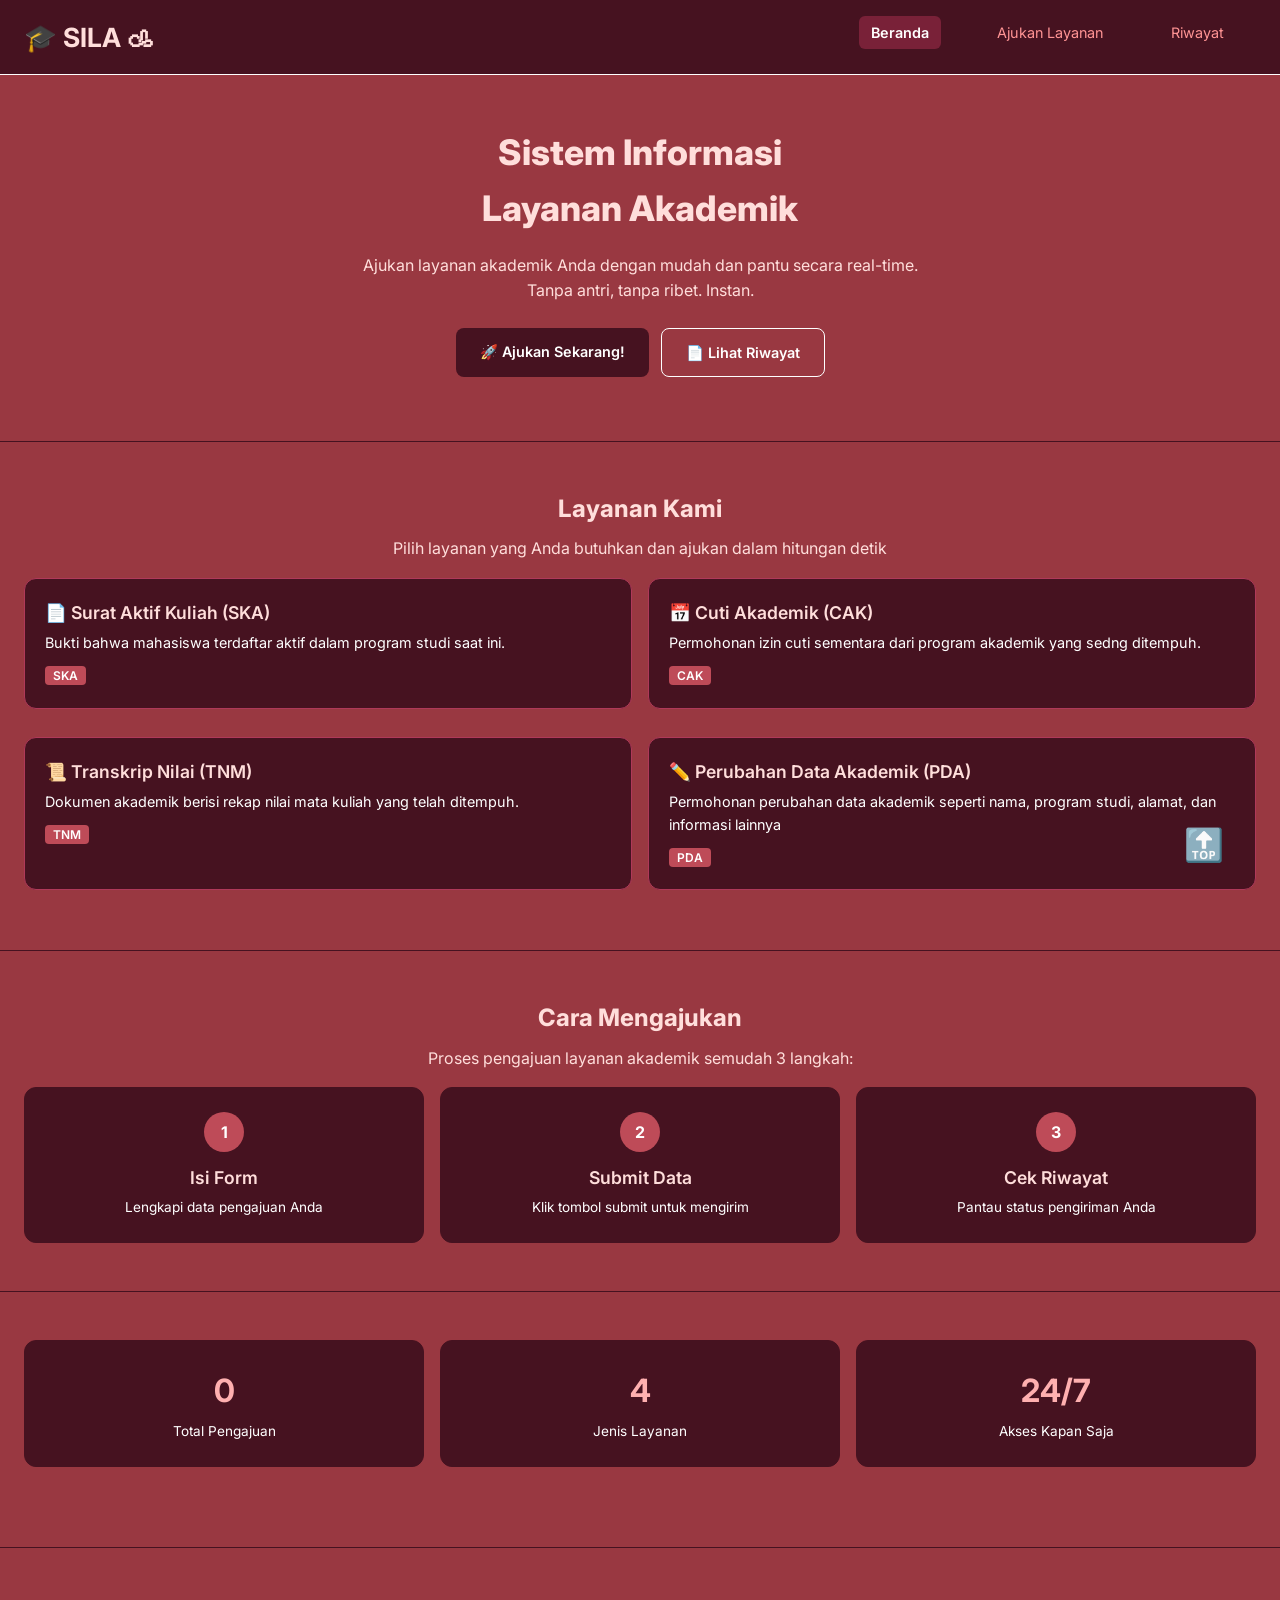
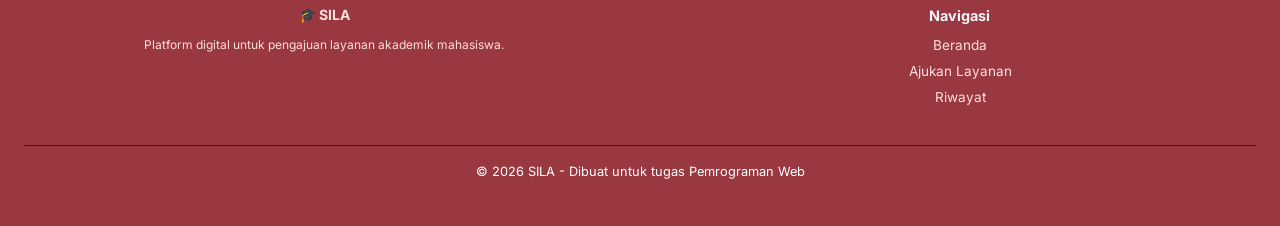
<file: index.html>
<!DOCTYPE html>
<html lang="en">

<!-- ----------------------------------------------------------------------------------------- -->
<!-- ----------------------------------------------------------------------------------------- -->
<!-- ----------------------------------------------------------------------------------------- -->

<head>
    <meta charset="UTF-8">
    <meta name="viewport" content="width=device-width, initial-scale=1.0">
    <title>SILA - Sistem Informasi Layanan Akademik</title>

    <!-- Links -->
    <link rel="stylesheet" href="css/style.css">    
    <link rel="preconnect" href="https://www.dafont.com">

    <link rel="preconnect" href="https://fonts.googleapis.com">
    <link rel="preconnect" href="https://fonts.gstatic.com" crossorigin>
    <link href="https://fonts.googleapis.com/css2?family=Pinyon+Script&display=swap" rel="stylesheet">

    <link rel="preconnect" href="https://fonts.googleapis.com">
    <link rel="preconnect" href="https://fonts.gstatic.com" crossorigin>
    <link href="https://fonts.googleapis.com/css2?family=Inter:ital,opsz,wght@0,14..32,100..900;1,14..32,100..900&display=swap" rel="stylesheet">
</head>

<!-- ----------------------------------------------------------------------------------------- -->
<!-- ----------------------------------------------------------------------------------------- -->
<!-- ----------------------------------------------------------------------------------------- -->

<body>

<!-- ***************************************************************************************** -->

    <!-- HEADER & NAVIGASI -->
    <header class="navbar">
        <div class="container navbar-inner">
        <!-- <p class="subtitle-1">Sistem Informasi Layanan Akademik</p>
        <p class="subtitle-2">Made with love ♡</p> -->
            <a href="index.html" class="logo">🎓 SILA 𐚁</a>
            <input type="checkbox" id="navToggle" class="nav-toggle">
            <label for="navToggle" class="nav-toggle-menu">
                <span></span>
                <span></span>
                <span></span>
            </label>
            <nav>
                <ul class="nav-menu">
                <!-- LINK -->
                    <li><a href="index.html" class="active">Beranda</a></li>
                    <li><a href="layanan.html">Ajukan Layanan</a></li>
                    <li><a href="riwayat.html">Riwayat</a></li>
                </ul>
            </nav>
        <!-- <hr> GARIS MENDATAR -->
        </div>
    </header>
    <!-- AKHIR HEADER & NAVIGASI -->

<!-- ***************************************************************************************** -->

    <!-- MAIN -->
    <main>

        <!-- SECTION 1 : WELCOME -->
        <section class="hero">
            <div class="container">
                <!-- <h2>Selamat Datang di SILA</h2> -->
                <h1>Sistem Informasi<br>Layanan Akademik</h1>
                <p>Ajukan layanan akademik Anda dengan mudah dan pantu secara real-time.<br>Tanpa antri, tanpa ribet. Instan.</p>
                <div class="hero-buttons">
                    <a href="layanan.html" class="btn btn-primary">🚀 Ajukan Sekarang!</a>
                    <a href="riwayat.html" class="btn btn-outline">📄 Lihat Riwayat</a>
                </div>
                <!-- LINK CEPAT -->
            </div>
        </section>

        <!-- SECTION 2 : DAFTAR LAYANAN -->
        <section class="section">
            <div class="container">
                <h2>Layanan Kami</h2>
                <p class="section-desc">Pilih layanan yang Anda butuhkan dan ajukan dalam hitungan detik</p>
            <!-- ARTICLE 1 -->
                <div class="cards-grid">
                    <article class="card">
                        <h3>📄 Surat Aktif Kuliah (SKA)</h3>
                        <p>Bukti bahwa mahasiswa terdaftar aktif dalam program studi saat ini.</p>
                        <span class="card-code">SKA</span>
                    </article>
            <!-- ARTICLE 2 -->
                    <article class="card">
                        <h3>📅 Cuti Akademik (CAK)</h3>
                        <p>Permohonan izin cuti sementara dari program akademik yang sedng ditempuh.</p>
                        <span class="card-code">CAK</span>
                    </article>
            <!-- ARTICLE 3 -->
                    <article class="card">
                        <h3>📜 Transkrip Nilai (TNM)</h3>
                        <p>Dokumen akademik berisi rekap nilai mata kuliah yang telah ditempuh.</p>
                        <span class="card-code">TNM</span>
                    </article>
            <!-- ARTICLE 4 -->
                    <article class="card">
                        <h3>✏️ Perubahan Data Akademik (PDA)</h3>
                        <p>Permohonan perubahan data akademik seperti nama, program studi, alamat, dan informasi lainnya</p>
                        <span class="card-code">PDA</span>
                    </article>
                </div>
            </div>
        </section>

        <!-- SECTION 3 : CARA MENGAJUKAN -->
        <section class="section">
            <div class="container">
                <h2>Cara Mengajukan</h2>
                <p class="section-desc">Proses pengajuan layanan akademik semudah 3 langkah:</p>
                <div class="steps-grid">
                    <div class="step">
                        <div class="step-number">1</div>
                        <h3>Isi Form</h3>
                        <p>Lengkapi data pengajuan Anda</p>
                    </div>
                    <div class="step">
                        <div class="step-number">2</div>
                        <h3>Submit Data</h3>
                        <p>Klik tombol submit untuk mengirim</p>
                    </div>
                    <div class="step">
                        <div class="step-number">3</div>
                        <h3>Cek Riwayat</h3>
                        <p>Pantau status pengiriman Anda</p>
                    </div>
                        <!-- <ol type="1">
                            <li><strong>Isi Form</strong> - Lengkapi data pengajuan Anda pada halaman <a href="layanan.html">Ajukan Layanan</a></li>
                            <li><strong>Submit Data</strong> - Klik tombol submit untuk mengirim pengajuan Anda</li>
                            <li><strong><span style="font-weight: bold">Cek Riwayat</span></strong></span> - Pantau status pengajuan Anda di halaman <a href="riwayat.html">Riwayat</a></li>
                            
                        </ol> -->
                    
                </div>
            </div>
        </section>
        
        <!-- SECTION 4 : STATISTIK -->
        <section class="section">
            <div class="container">
                <div class="stats-grid">
                    <div class="stat">
                        <div class="stat-number">0</div>
                        <div class="stat-label">Total Pengajuan</div>
                    </div>
                    <div class="stat">
                        <div class="stat-number">4</div>
                        <div class="stat-label">Jenis Layanan</div>
                    </div>
                    <div class="stat">
                        <div class="stat-number">24/7</div>
                        <div class="stat-label">Akses Kapan Saja</div>
                    </div>
                        <!-- <h2>Statistik</h2>
                        <ul>
                            <li>Total Pengajuan: <b>0</b></li>
                            <li>Jenis Layanan: <b>4</b></li>
                            <li>Akses: <b>24/7</b></li>
                        </ul> -->
                    
                </div>
            </div>
        </section>

    </main>
    <!-- AKHIR MAIN -->

<!-- ***************************************************************************************** -->

    <!-- FOOTER -->
    <footer class="footer">
        <div class="container footer-inner">
            <div>
                <strong>🎓 SILA</strong>
                <p>Platform digital untuk pengajuan layanan akademik mahasiswa.</p>
            </div>
            <div class="footer-nav">
                <h4>Navigasi</h4>
                <ul>
                    <li><a href="index.html">Beranda</a></li>
                    <li><a href="layanan.html">Ajukan Layanan</a></li>
                    <li><a href="riwayat.html">Riwayat</a></li>
                </ul>
            </div>        
            <!-- <p><b>SILA</b> - Sistem Informasi Layanan akademik</p>
            <p>Platform digital untuk pengajuan layanan akademik mahasiswa.</p>
            <p>
                <a href="index.html">Beranda</a>
                <a href="layanan.html">Ajukan Layanan</a>
                <a href="riwayat.html">Riwayat</a>
            </p>
            <p>&copy; 2026 SILA - Dibuat untuk tugas Pemrograman Web</p> -->
        </div>
        <div class="footer-bottom">
            <div class="container">
                <p>&copy; 2026 SILA - Dibuat untuk tugas Pemrograman Web</p>
            </div>
        </div>
        <div class="backTop"><a href="index.html">🔝</a></div>
    </footer>
    <!-- AKHIR FOOTER -->

<!-- ***************************************************************************************** -->

</body>


<!-- SKIPPPPPPPPPPPPPPPPPPPPPPPPPPPPPPPPPPPPPPPPP -->
<!-- SKIPPPPPPPPPPPPPPPPPPPPPPPPPPPPPPPPPPPPPPPPP -->
<!-- SKIPPPPPPPPPPPPPPPPPPPPPPPPPPPPPPPPPPPPPPPPP -->
<!-- SKIPPPPPPPPPPPPPPPPPPPPPPPPPPPPPPPPPPPPPPPPP -->
<!-- SKIPPPPPPPPPPPPPPPPPPPPPPPPPPPPPPPPPPPPPPPPP -->

<script src="js/script.js"></script>


<!-- ----------------------------------------------------------------------------------------- -->
<!-- ----------------------------------------------------------------------------------------- -->
<!-- ----------------------------------------------------------------------------------------- -->

</html>
</file>
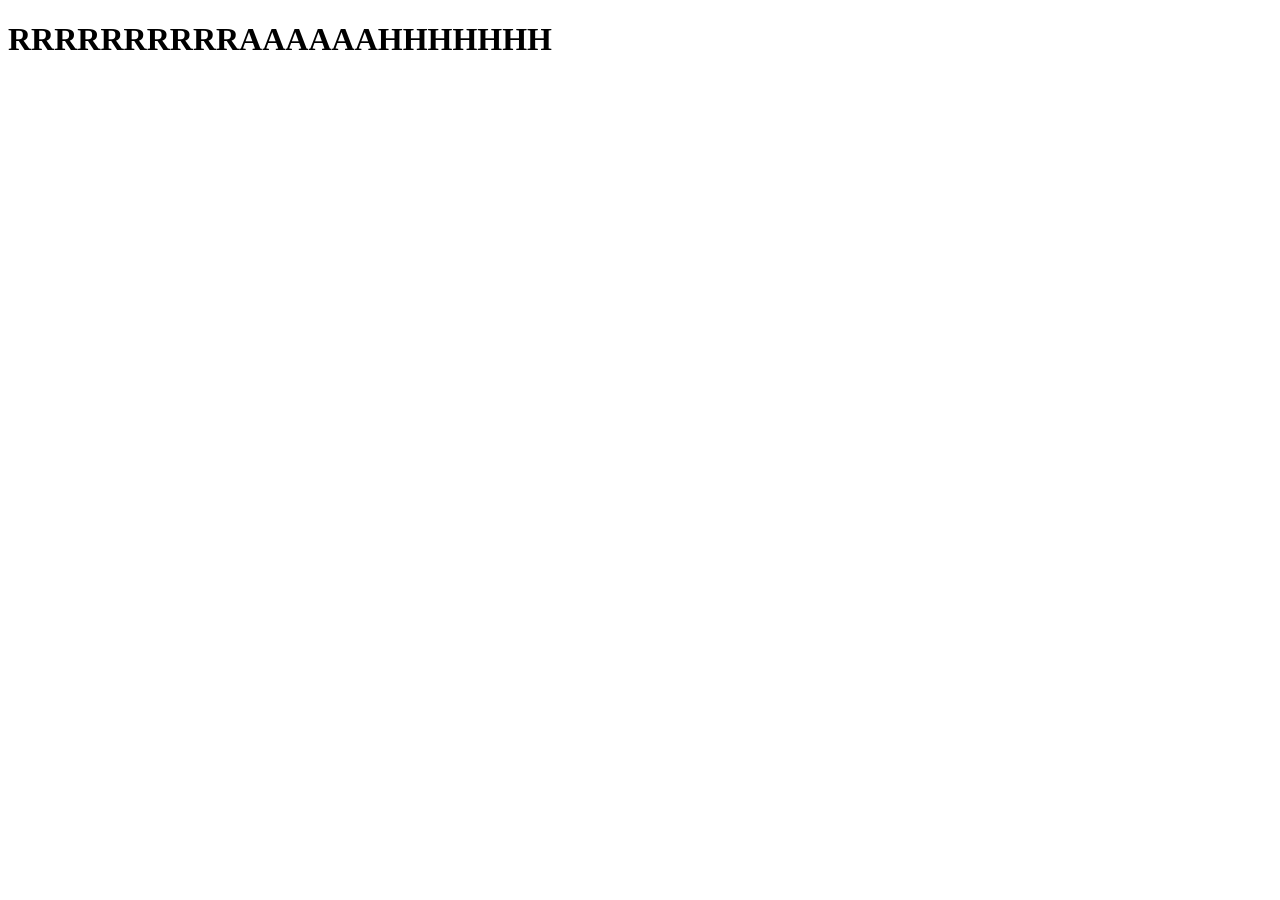
<file: ha.html>
<!DOCTYPE html>
<html lang="en">
<head>
    <meta charset="UTF-8">
    <meta name="viewport" content="width=<device-width>, initial-scale=1.0">
    <title>Document</title>
</head>
<body>
    <h1>RRRRRRRRRRAAAAAAHHHHHHH</h1>
</body>
</html>
</file>
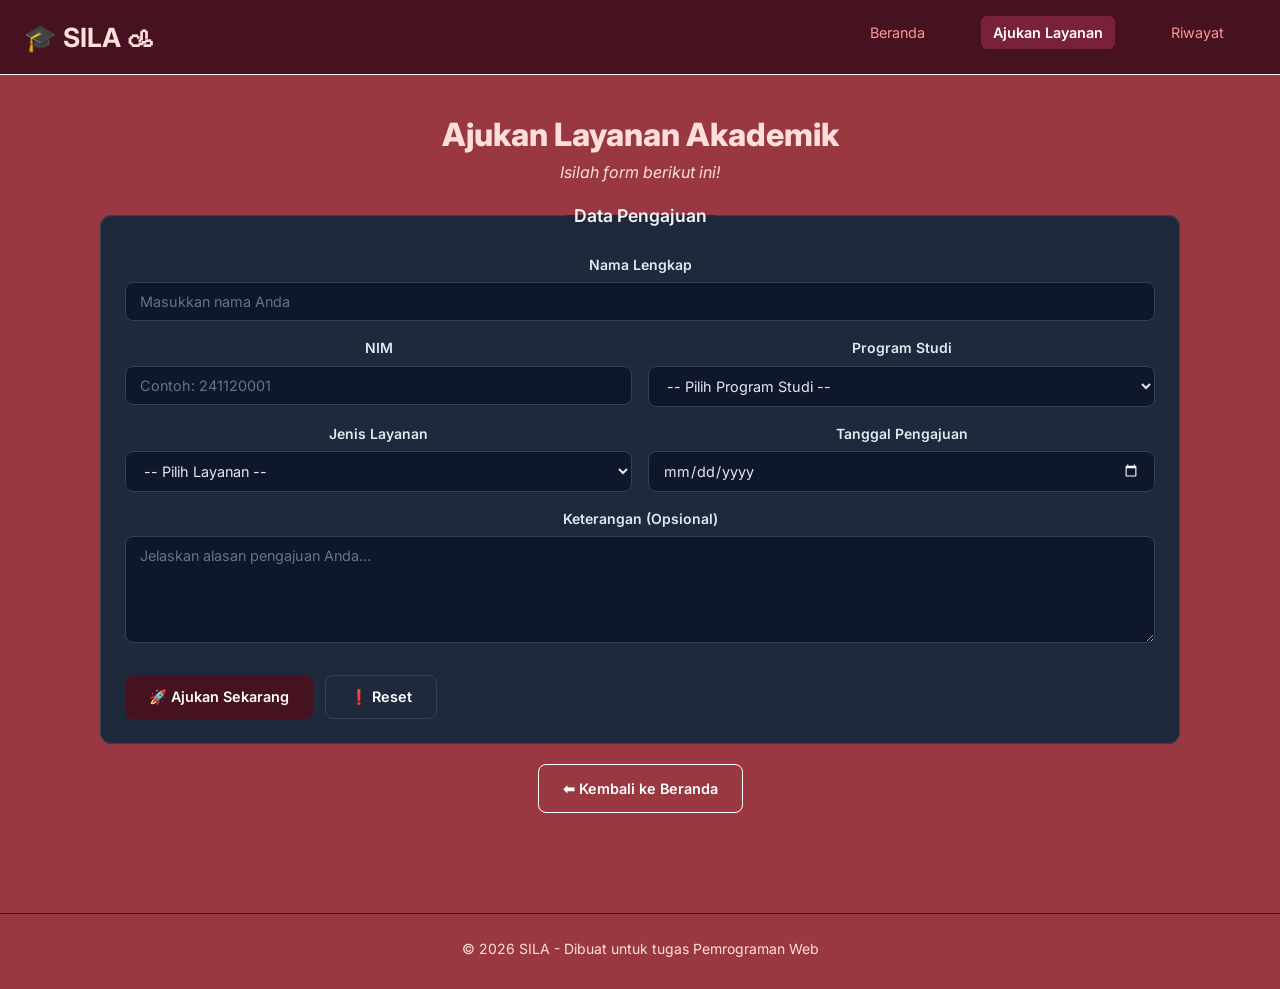
<file: layanan.html>
<!DOCTYPE html>
<html lang="en">

<head>
    <meta charset="UTF-8">
    <meta name="viewport" content="width=device-width, initial-scale=1.0">
    <title>SILA - Sistem Informasi Layanan Akademik</title>
    
    <link rel="stylesheet" href="css/style.css">
    <link rel="preconnect" href="https://www.dafont.com">

    <link rel="preconnect" href="https://fonts.googleapis.com">
    <link rel="preconnect" href="https://fonts.gstatic.com" crossorigin>
    <link href="https://fonts.googleapis.com/css2?family=Pinyon+Script&display=swap" rel="stylesheet">

    <link rel="preconnect" href="https://fonts.googleapis.com">
    <link rel="preconnect" href="https://fonts.gstatic.com" crossorigin>
    <link href="https://fonts.googleapis.com/css2?family=Inter:ital,opsz,wght@0,14..32,100..900;1,14..32,100..900&display=swap" rel="stylesheet">
</head>

<body>

    <header class="navbar">
        <div class="container navbar-inner">
            <a href="index.html" class="logo">🎓 SILA 𐚁</a>
            <input type="checkbox" id="navToggle" class="nav-toggle">
            <label for="navToggle" class="nav-toggle-menu">
                <span></span>
                <span></span>
                <span></span>
            </label>
            <nav>
                <ul class="nav-menu">
                    <li><a href="index.html">Beranda</a></li>
                    <li><a href="layanan.html" class="active">Ajukan Layanan</a></li>
                    <li><a href="riwayat.html">Riwayat</a></li>
                </ul>
            </nav>
        </div>
    </header>

    <main>
        <section class="section">
            <div class="container">
                <h1>Ajukan Layanan Akademik</h1>
                <p class="section-desc"><em>Isilah form berikut ini!</em></p>
                <form action="#" class="form-card" onsubmit="return validasiForm()">
                    <fieldset>
                        <legend>Data Pengajuan</legend>

                        <div class="form-group">
                            <label for="nama">Nama Lengkap</label>
                            <input type="text" id="namalengkap" name="namalengkap" placeholder="Masukkan nama Anda">
                        </div>

                        <div class="form-row">
                            <div class="form-group">
                                <label for="nim">NIM</label>
                                <input type="text" id="nim" name="nim" placeholder="Contoh: 241120001" maxlength="9">
                            </div>
                            <div class="form-group">
                                <label for="prodi">Program Studi</label>
                                <select id="prodi" name="prodi">
                                    <option value="">-- Pilih Program Studi --</option>
                                    <option value="Teknik Informatika">Teknik Informatika</option>
                                    <option value="Sistem Informasi">Sistem Informasi</option>
                                    <option value="Teknologi Informasi">Teknologi Informasi</option>
                                    <option value="Manajemen">Manajemen</option>
                                    <option value="Akuntansi">Akuntansi</option>
                                    <option value="Hukum Bisnis">Hukum Bisnis</option>
                                </select>
                            </div>
                        </div>

                        <div class="form-row">
                            <div class="form-group">
                                <label for="layanan">Jenis Layanan</label>
                                <select id="layanan" name="layanan">
                                    <option value="">-- Pilih Layanan --</option>
                                    <option value="SKA">SKA - Surat Aktif Kuliah</option>
                                    <option value="CAK">CAK - Cuti Akademik</option>
                                    <option value="TNM">TNM - Transkrip Nilai</option>
                                    <option value="PDA">Perubahan Data</option>
                                </select>
                            </div>
                            <div class="form-group">
                                <label for="tanggal">Tanggal Pengajuan</label>
                                <input type="date" id="tanggal" name="tanggal">
                            </div>
                        </div>

                        <div class="form-group">
                            <label for="keterangan">Keterangan (Opsional)</label>
                            <textarea id="keterangan" name="keterangan" rows="5" placeholder="Jelaskan alasan pengajuan Anda..."></textarea>
                        </div>

                        <div class="form-actions">
                            <input type="submit" name="submit" class="btn btn-primary" value="🚀 Ajukan Sekarang">
                            <button type="reset" name="reset" class="btn btn-outline">❗ Reset</button>
                        </div>
                        
                    </fieldset>
                </form>


                <a href="index.html" class="btn btn-outline btn-link">⬅ Kembali ke Beranda</a>
            </div>
        </section>
    </main>

    <footer class="footer">
        <div class="container">
        <p>&copy; 2026 SILA - Dibuat untuk tugas Pemrograman Web</p>
        </div>
    </footer>

<script src="js/script.js"></script>  

</body>
</html>
</file>
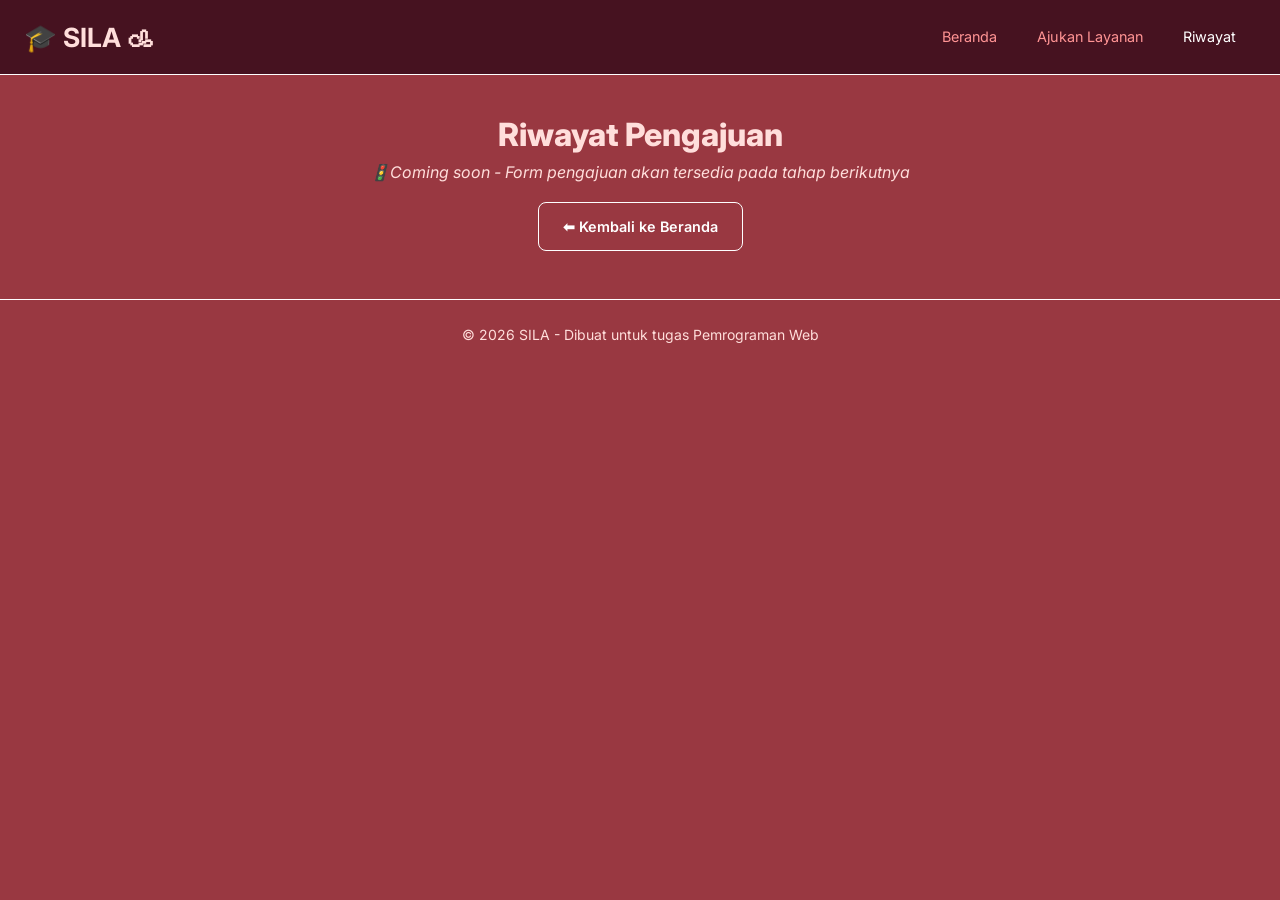
<file: riwayat.html>
<!DOCTYPE html>
<html lang="en">

<!-- ----------------------------------------------------------------------------------------- -->
<!-- ----------------------------------------------------------------------------------------- -->
<!-- ----------------------------------------------------------------------------------------- -->

<head>
    <meta charset="UTF-8">
    <meta name="viewport" content="width=device-width, initial-scale=1.0">
    <title>SILA - Sistem Informasi Layanan Akademik</title>
    
    <!-- Links -->
    <link rel="stylesheet" href="css/style.css">
    <link rel="preconnect" href="https://www.dafont.com">

    <link rel="preconnect" href="https://fonts.googleapis.com">
    <link rel="preconnect" href="https://fonts.gstatic.com" crossorigin>
    <link href="https://fonts.googleapis.com/css2?family=Pinyon+Script&display=swap" rel="stylesheet">

    <link rel="preconnect" href="https://fonts.googleapis.com">
    <link rel="preconnect" href="https://fonts.gstatic.com" crossorigin>
    <link href="https://fonts.googleapis.com/css2?family=Inter:ital,opsz,wght@0,14..32,100..900;1,14..32,100..900&display=swap" rel="stylesheet">
</head>

<!-- ----------------------------------------------------------------------------------------- -->
<!-- ----------------------------------------------------------------------------------------- -->
<!-- ----------------------------------------------------------------------------------------- -->

<body>

<!-- ***************************************************************************************** -->

    <!-- HEADER & NAVIGASI -->

    <header class="navbar">
        <div class="container navbar-inner">
        <!-- <p class="subtitle-1">Sistem Informasi Layanan Akademik</p>
        <p class="subtitle-2">Made with love ♡</p> -->
            <a href="index.html" class="logo">🎓 SILA 𐚁</a>
            <nav>
                <!-- LINK -->
                <a href="index.html">Beranda</a>
                <a href="layanan.html">Ajukan Layanan</a>
                <a href="riwayat.html" class="active">Riwayat</a>
            </nav>
        <!-- <hr> GARIS MENDATAR -->
        </div>
    </header>
    <!-- AKHIR HEADER & NAVIGASI -->

<!-- ***************************************************************************************** -->

    <!-- MAIN -->
    <main>

        <!-- SECTION 1 : RIWAYAT PENGAJUAN -->
        <section class="section">
            <div class="container">
                <h1>Riwayat Pengajuan</h1>
                <p class="section-desc"><em>🚦Coming soon - Form pengajuan akan tersedia pada tahap berikutnya</em></p>
                <!-- LINK CEPAT -->
                <a href="index.html" class="btn btn-outline">⬅ Kembali ke Beranda</a>
            </div>
        </section>
    </main>

<!-- ***************************************************************************************** -->

    <!-- FOOTER -->
    <footer>
        <p>&copy; 2026 SILA - Dibuat untuk tugas Pemrograman Web</p>
    </footer>
    <!-- AKHIR FOOTER -->

</body>

<script src="js/script.js"></script>
<!-- ----------------------------------------------------------------------------------------- -->
<!-- ----------------------------------------------------------------------------------------- -->
<!-- ----------------------------------------------------------------------------------------- -->

</html>
</file>
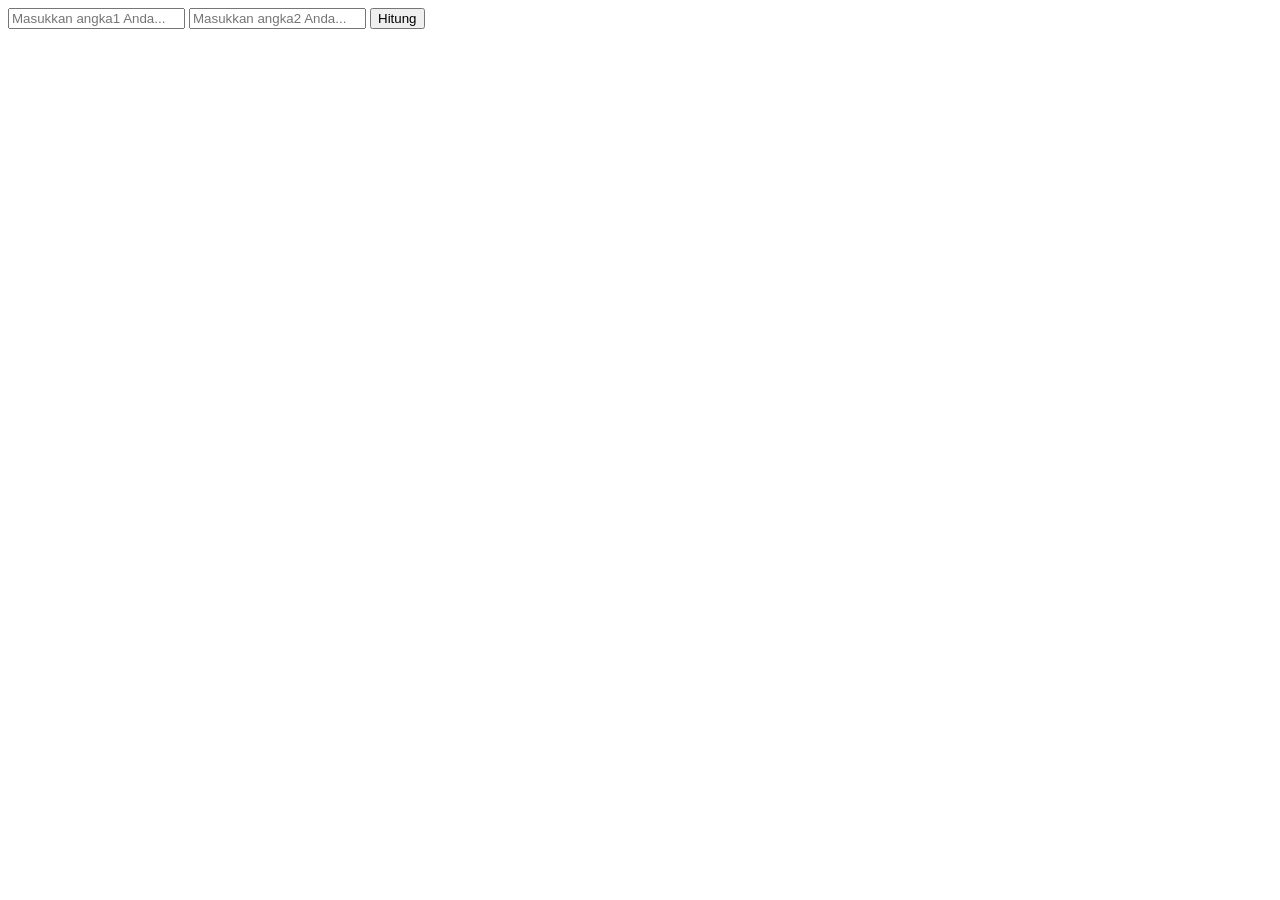
<file: testing html dan js.html>
<!DOCTYPE html>
<html lang="en">
<head>
    <meta charset="UTF-8">
    <meta name="viewport" content="width=device-width, initial-scale=1.0">
    <title>Document</title>
</head>
<body>

        <input type = "number" id = "angka1" placeholder = "Masukkan angka1 Anda...">
        <input type = "number" id = "angka2" placeholder = "Masukkan angka2 Anda...">
        <button onclick="Hitung()">Hitung</button>
        <div id="output1"></div>
        <div id="output2"></div>
        <div id="output3"></div>
        <div id="output4"></div>

    <script>
        function Hitung() {
            let inputan1 = Number(document.getElementById("angka1").value);
            let inputan2 = Number(document.getElementById("angka2").value);
            let hasil1 = inputan1 + inputan2;
            let hasil2 = inputan1 - inputan2;
            let hasil3 = inputan1 * inputan2;
            let hasil4 = inputan1 / inputan2;
            let result1 = document.getElementById("output1").innerHTML = inputan1 + " + " + inputan2 + " = " + hasil1;
            let result2 = document.getElementById("output2").innerHTML = inputan1 + " - " + inputan2 + " = " + hasil2;
            let result3 = document.getElementById("output3").innerHTML = inputan1 + " * " + inputan2 + " = " + hasil3;
            let result4 = document.getElementById("output4").innerHTML = inputan1 + " / " + inputan2 + " = " + hasil4;
            // let nama = inputan.value;
        }

        
        // let nama = prompt("Masukkan nama Anda dung: ")
        // alert("Halooooo " + nama + ", welcome yh...")

        // let angka1 = Number(prompt("Masukkan angka pertama: "))
        // let angka2 = Number(prompt("Masukkan angka pertama: "))
        // let hasil = angka1 + angka2
        // alert("Hasil: " + angka1 + ' + ' + angka2 + ' = ' + hasil)

        // let bilangan = Number(prompt("Masukkan bilangan yang mau dicek ganjil-genapnya: "))
        // console.log(bilangan)

        // if (bilangan % 2 === 0) {
        //     alert(bilangan + " adalah bilangan genap")
        // }

        // else {
        //     alert(bilangan + " adalah bilangan ganjil")
        // }
        
    </script>
</body>
</html>
</file>
<file: css/style.css>
/* Reset Dasar : Menyamakan format default Browser
   (Lebar setiap elemen sudah mencakup padding border) */
*{
    margin: 0;
    padding: 0;
    box-sizing: border-box;
}

/* HTML : Isi */

body{
    background-color: #993841;
    color: white;
    font-family: 'Pinyon';
    padding-top: 60px;
}

/* HTML : Judul dan Subjudul */

h1, h2, h3{
    color: #ffdedb;
}

h1{
    font-size: 40px;
}

/* HTML : Link */

a{
    color: #fed0bb;
    text-decoration: none;
}

a:hover{
    color: #c24553;
    text-decoration: underline;
}

/* HTML : Separator */

hr{
    border: none;
    border-top: 1px solid #ffffff;
    margin-top: 10px;
    margin-bottom: 10px;
}

/* ----------------------------------------------------------------------- */
/* Pertemuan 4 : Styling Font */
/* ----------------------------------------------------------------------- */

/* Fonting */

body{
    /* background-color: #812d36;
    color: white; */
    font-family: 'Inter', sans-serif;
    line-height: 1.6;
}

h1{
    font-size: 2rem;
    font-weight: 800;
}

h2{
    font-size: 1.5rem;
    font-weight: 740;
    margin-bottom: 8px;
}

h3{
    font-size: 1.1rem;
    font-weight: 600;
    margin-bottom: 4px;
}

/* Margin and Padding */

header{
    padding: 24px;
    border-bottom: 1px solid #ffffff;
}

/* Subtitle Modification */

.subtitle-1{
    color: #ffdedb;
    font-size: 0.875rem;
    margin-bottom: 0px;
}

.subtitle-2{
    color: #ffdedb;
    font-size: 0.875rem;
    margin-bottom: 12px;
}

/* Navigation Modification */

nav a{
    margin-right: 20px;
}

nav a.active{
    color: #ffffff;
    font-weight: 800px;
}

.hero{
    padding: 48px 24px;
    text-align: center;   
    /* M07 */
}

.hero h2{
    font-size: 1.50rem;
    margin-bottom: 12px;
}

.hero p{
    color: #ffdedb;
    margin-bottom: 16px;
}

.section{
    padding: 32px 24px;
    border-top: 1px solid #ffffff;
}

.section-desc{
    color: #ffdedb;
    margin-bottom: 16px;
}

.card{
    background-color: #461220;
    padding: 16px;
    margin-bottom: 12px;
    border: 1px solid hsl(6, 100%, 96%);
    border-radius: 8px;
}

.card p{
    color: #ffffff;
    font-size: 0.9rem;
}

ul, ol{
    padding-left: 24px;
}

li{
    margin-bottom: 8px;
    color: #ffffff;
}

li strong, span{
    color: #ff9494;
}

footer{
    padding: 24px;
    border-top: 1px solid #ffffff;
    text-align: center;
    font-size: 0.875rem;
    color: #ffdedb;
}

footer p{
    margin-bottom: 4px;
}

footer a{
    margin-right: 16px;
}

/* ----------------------------------------------------------------------- */
/* Pertemuan 5 : Page Layout */
/* ----------------------------------------------------------------------- */

.container{
    max-width: 1920px;
    margin: 0 auto;
    text-align: center;
    padding: 0 24px;
}

.navbar{
    background-color: #461220;
    /* border-bottom: 5px solid #993841; */
    padding: 16px 0;
    position: fixed;
    top: 0;
    left: 0;
    width: 100%;
    z-index: 1000;

}

.navbar-inner {
    display: flex;
    justify-content: space-between;
    align-items: center;
}

.logo{
    font-size: 1.65rem;
    font-weight: 700;
    color: #ffdedb;
}

nav a{
    margin-left: 16px;
    color: #ff9494;
    font-size: 0.9rem;
}

nav a:hover, nav a.active{
    color: #ffffff;
}

.hero{
    padding: 64px 0;
    text-align: center;
}

.hero h1{
    font-size: 2.2rem;
    margin-bottom: 16px;
}

.hero p{
    color: #ffdedb;
    margin-bottom: 24px;
}

.hero-buttons{
    display: flex;
    justify-content: center;
    gap: 12px;
}

.btn{
    display: inline-block;
    padding: 12px 24px;
    border-radius: 8px;
    font-size: 0.9rem;
    font-weight: 600;
    /* M07 */
    transition: background-color 0.3s, color 0.3s, transform 0.2s;
}

.btn-primary{
    background-color: #461220;
    color: #ffffff;
}

.btn-primary:hover{
    background-color: #461220;
    color: #ffffff;
}
.btn-outline{
    border: 1px solid #ffffff;
    color: #ffffff;
}

.btn-outline:hover{
    background-color: #782037;
    color: #f1f5f9;
}

/* GRIDDD */
.section{
    padding: 48px 0;
    border-top: 1px solid #461220;
}

.cards-grid{
    display: grid;
    grid-template-columns: 1fr 1fr;
    gap: 16px;
    margin-top: 16px;
}

.card{
    padding: 20px;
    background-color: #461220;
    border: 1px solid #af3959;
    border-radius: 12px;
    /* M07 */
    transition: border 0.5s, color 0.3s, transform 0.4s;
    text-align: left;
}

.card p{
    color: #ffffff;
    margin-bottom: 8px;
    font-size: 0.9rem;
}

.card-code{
    font-size: 0.75rem;
    font-weight: 600;
    color: #ffffff;
    background-color: #be4b58;
    padding: 2px 8px;
    border-radius: 4px;
}

/* STEPPP */

.steps-grid{
    display: flex;
    gap: 16px;
    margin-top: 16px;
}

.step{
    flex: 1;
    text-align: center;
    background-color: #461220;
    border: 1px solid #461220;
    border-radius: 12px;
    padding: 24px 16px;
}

.step-number{
    width: 40px;
    height: 40px;
    background-color: #be4b58;
    color: #ffffff;
    border-radius: 50%;
    display: flex;
    align-items: center;
    justify-content: center;
    font-weight: 700;
    margin: 0 auto 12px;
}

.step p{
    color: #ffffff;
    font-size: 0.85rem;
}

/* STATTT */

.stats-grid{
    display: flex;
    gap: 16px;
}

.stat{
    flex: 1;
    text-align: center;
    background-color: #461220;
    border: 1px solid #461220;
    border-radius: 12px;
    padding: 24px;
}

.stat-number{
    font-size: 2rem;
    font-weight: 700;
    color: #ffb0b0;
}

.stat-label{
    color: #ffffff;
    font-size: 0.85rem;
    margin-top: 4px;
}

/* FOOTERRR */

.footer{
    border-top: 1px solid #461220;
    margin-top: 32px;
}

.footer-inner{
    display: grid;
    grid-template-columns: 1fr 1fr;
    gap: 32px;
    padding: 32px 0;
}

.footer-inner p{
    color: #ffdedb;
    font-size: 0.75rem;
    margin-top: 8px;
}

.footer-inner h4{
    color: #f1f5f9;
    padding-left: 6px;
    font-size: 0.9rem;
    margin-bottom: 8px;
}

.footer-inner a{
    display: block;
    color: #ffb3b3;
    font-size: 0.85rem;
    margin-bottom: 4px;
}

.footer-inner a:hover{
    color: #e05f6e;
}

.footer-bottom{
    border-top: 1px solid #461220;
    padding: 16px 0;
    text-align: center;
}

.footer-bottom p{
    font-size: 0.8rem;
    color: #ffffff;
}

/* M06 */

.nav-menu{
    list-style: none;
    display: flex;
    gap: 8px;
}

.nav-menu li a{
    color: #ff9494;
    font-size: 0.9rem;
    padding: 8px 12px;
    border-radius: 6px;
}

.nav-menu li a:hover{
    color: #e05f6e;
    background-color: #5f1a2d;
}

.nav-menu li a.active{
    color: #ffffff;
    font-weight: 600;
    background-color: #792138;
}

/* .footer-nav h4 {
    text-align: center;
} */

.footer-nav ul{
    list-style: none;
}

.footer-nav ul li{
    margin-bottom: 4px;
}

.footer-nav ul li a{
    color: #ffdedb;
    font-size: 0.85rem;
}

.footer-nav ul li a:hover{
    color: #e05f6e;
}

/* M06 : CHECKBOX HIDING */
.nav-toggle{
    display: none;
}

.nav-toggle-menu{
    display: none;
    flex-direction: column;
    gap: 5px;
    cursor: pointer;
    padding: 4px;

}

.nav-toggle-menu span{
    display: block;
    width: 24px;
    height: 4px;
    background-color: #f1f5f9;
    border-radius: 2px;
}

@media (max-width: 768px) {
    .navbar-inner{
        flex-wrap: wrap;
    }
    .nav-toggle-menu{
        display: flex;
       
    }
    nav{
        width: 100%;
        order: 3;
    }
    .nav-menu{
        display: none;
        flex-direction: column;
        gap: 0;
        width: 100%;
        padding: 8px 0;
        border-top: 1px solid #ffd8d8;
        margin-top: 12px;
        text-align:center;
    }
    .nav-menu li a{
        display: block;
        padding: 10px 0;
        border-radius: 0;
    }

    .nav-toggle:checked~nav .nav-menu{
        display: flex;
    }

    .nav-menu {
        gap: 4px;
    }

    .hero h1 {
        font-size: 1.8rem;
    }

    .hero p {
        font-size: 0.9rem;
    }

    .hero-buttons {
        flex-direction: column;
        align-items: center;
    }
    
    .cards-grid {
        grid-template-columns: 1fr;
    }

    .steps-grid {
        flex-direction: column;
    }

    .stats-grid {
        flex-direction: column;
    }

    .footer-inner {
        grid-template-columns: 1fr;
        gap: 24px;
    }

    .btn {
        width: 80%;
        text-align: center;
    }
}

/* M077777 */

@media (max-width: 480px) {
    .hero h1 {
        font-size: 1.6rem;
    }

    .footer-inner {
        text-align: center;
    }

    .btn {
        width: 100%;
        text-align: center;
    }
}

/* Transisi di : .btn, .card, .btn-primary:hover */

.card:hover{
    /* M07 */
    border-top: 3px solid #ffffff;
    transform: translateY(-12px);
    background-color: #5f1a2d
}

/* Kelas .hero */

.hero {
    animation: fadeIn 1s ease;
}

@keyframes fadeIn {
    from {
        opacity: 0;
        transform: translateY(20px);
    }
    to {
        opacity: 1;
        transform: translateY(0);
    }
}

.backTop {
    position: fixed;
    bottom: 20px;
    right: 30px;
    padding: 10px;
    color: #ffffff;
    border-radius: 10px;
    font-size: 2rem;
}

/* .backTop:hover{
    text-decoration: none;
} */

html{
    scroll-behavior: smooth;
}





/* 1-624 OVERWRITE DENGAN CSS YANG SUDAH RAPIIIIIIIIIIIIIIIIIIIIIIIIIIIIIII */

.form-card{
    max-width: 1080px;
    margin: 0 auto;
}

fieldset{
    border: 1px solid #334155;
    border-radius: 12px;
    padding: 24px;
    background-color: #1e293b;
}

legend{
    font-size: 1.1rem;
    font-weight: 600;
    color: #f1f5f9;
    padding: 0 8px;
}

.form-group{
    margin-bottom: 16px;
}

.form-group label{
    display: block;
    font-size: 0.875rem;
    font-weight: 600;
    color: #e2e8f0;
    margin-bottom: 6px;
}

.form-group input,
.form-group select,
.form-group textarea{
    width: 100%;
    padding: 10px 14px;
    background-color: #0f172a;
    border: 1px solid #334155;
    border-radius: 8px;
    color: #e2e8f0;
    font-family: inherit;
    font-size: 0.9rem;
    outline: none;
    transition: border-color 0.3s;
}

.form-group input:focus,
.form-group select:focus,
.form-group textarea:focus{
    border-color: #2563eb;
}

.form-group input::placeholder,
.form-group textarea::placeholder{
    color: #64748b;
}

.form-group select{
    cursor: pointer;
}

.form-group textarea{
    resize: vertical;
    min-height: 80px;
}

.form-row{
    display: grid;
    grid-template-columns: 1fr 1fr;
    gap: 16px;
}

.form-actions{
    display: flex;
    gap: 12px;
    margin-top: 24px;
}

.form-actions .btn {
    cursor: pointer;
    border: none;
    font-family: inherit;
}

.form-actions .btn-outline{
    border: 1px solid #334155;
    background: none;
}

.btn-link{
    margin: 20px;
}

input[type="date"]{
    color-scheme: dark;
}

/* QUERYYYYYYYYYYYYYYYYYYYYYYYYYYYYYYYYYYYYYYYY MEDIA */

@media (max-width: 480px) {
    .form-card{
    max-width: 420px;
    margin: 0 auto;
}
}

@media (max-width: 768px) {
    .form-card{
    max-width: 640px;
    margin: 0 auto;
}
}
</file>
